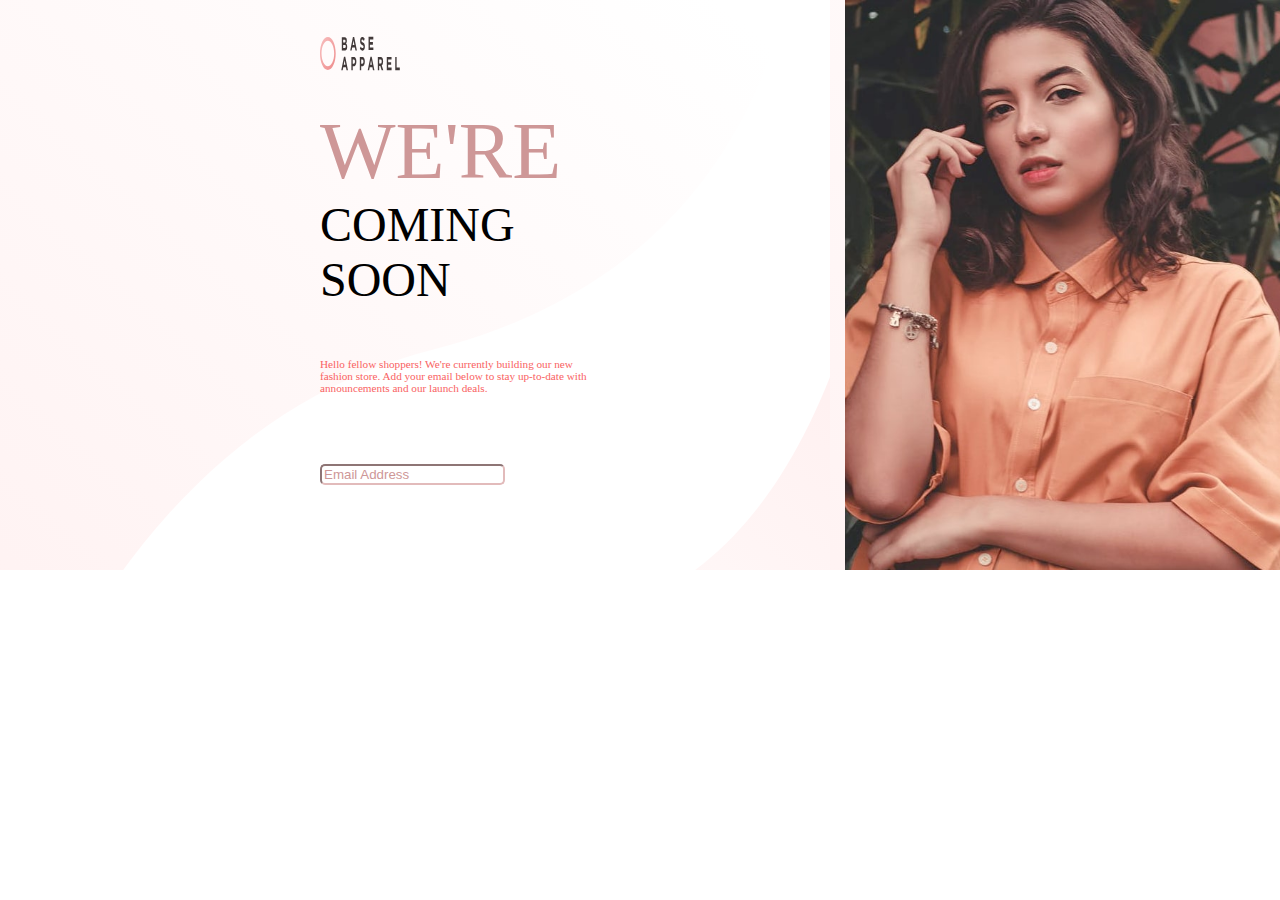
<file: base appearal/index.html>
<!DOCTYPE html>
<html lang="en">
<head>
  <meta charset="UTF-8">
  <meta name="viewport" content="width=device-width, initial-scale=1.0"> <!-- displays site properly based on user's device -->

  <title>Frontend Mentor | Fylo data storage component</title>
    
  <!-- Feel free to remove these styles or customise in your own stylesheet 👍 -->
  <style type="text/css">
  @import url(https://fonts.google.com/specimen/Josefin+Sans);
  
  .container{
  
    font-family: Josefin Sans;
    display: grid;
    grid-template-columns:25% 1.5fr 1fr;
    grid-template-rows:1fr auto auto 1fr 1fr 1fr;
    text-align:left ;
    background-image: url("bg-pattern-desktop.svg");
      }
      body{
        margin: 0;
        padding: 0;
      }
  .img{
    display:grid;
    grid-area: 1/3/7/3;
  }
  .box1{
    grid-area:1/1/7/1; 
    
  }
  
  .logo{
    display: grid;
    justify-content:left;
    align-items:center;
  }
  .we {
    margin: 0;
    padding: 0;
    color:  hsl(0, 36%, 70%);
    font-size: 500%;
    text-transform: uppercase;
       }
   .coming{
    margin: 0;
    padding: 0;
    color: black;
    text-transform: uppercase;
    font-size: 300%;
    
     
  }   
   div{
  
    padding: 0;
    margin: 0;  
   }
   .lcontent{
    color: hsl(0, 93%, 68%);
    font-size: 70%;
    font-weight: 100;
         }
         p{
          padding: 0;
          margin: 0;
         }
         input{
          border-radius: 5px;
          border-color:  hsl(0, 40%, 81%);
          color: hsl(0, 36%, 70%) ;
          }
  </style>
</head>
<body>
<div class="container">
<div class="box1"></div>
    <div class="logo">
    <img src="logo.svg" alt="logo" width="80px" height="35px">
  </div>
  <div class = "img"  >
  <img src="hero-desktop.jpg" alt="pic" height="570px">
</div>
  <div class="we">
    We're
  </div>
    <div class="coming">coming</div>
    <div class="coming"> soon</div>  
    <div class ="lcontent">
      <p> Hello fellow shoppers! We're currently building our new </p><p>fashion store.
    Add your email below to stay up-to-date with</p> <p> announcements and our launch deals.</p>
    </div>
    <div>
    <input  type="email" value="Email Address" >
    
  </div>
    
</div>
  
</body>
</html>
</file>
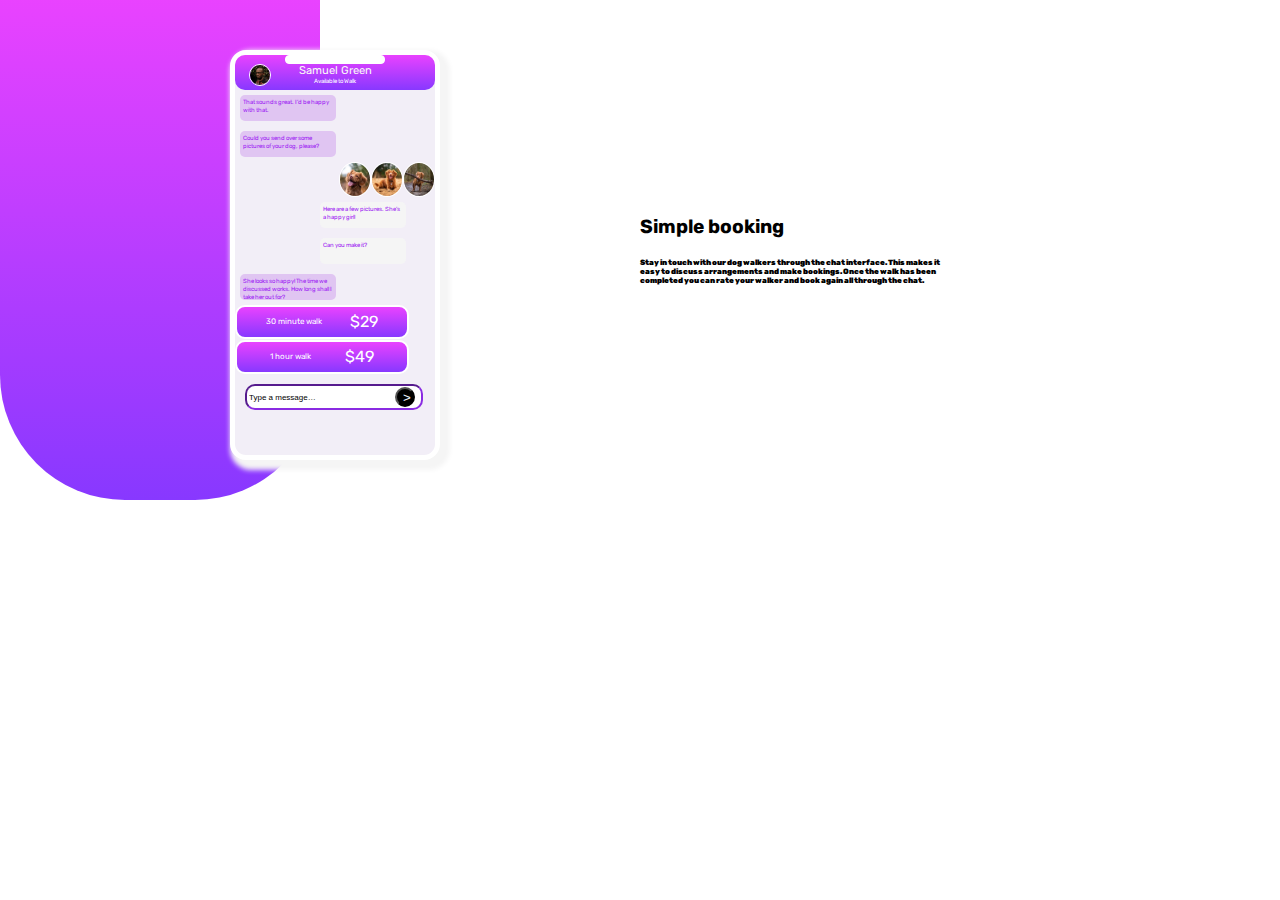
<file: chat app/index.html>
<!DOCTYPE html>
<html lang="en">
<head>
  <meta charset="UTF-8">
  <meta name="viewport" content="width=device-width, initial-scale=1.0"> <!-- displays site properly based on user's device -->

  <link rel="icon" type="image/png" sizes="32x32" href="./images/favicon-32x32.png">
  
  <title>Simple booking</title>

  <!-- Feel free to remove these styles or customise in your own stylesheet 👍 -->
  <style type="text/css"> 
   @import url('https://fonts.googleapis.com/css2?family=Rubik:wght@600&display=swap');
   /* .attribution { font-size: 11px; text-align: center; }
    .attribution a { color: hsl(228, 45%, 44%); }
  */
  body{
    font-family:'Rubik', sans-serif;
    background-color: white ;
  padding: 0;
  margin: 0;
  }
  #column{
   
    display: grid;
    grid-template-columns: 1fr 1fr 1fr 1fr ;
    grid-template-rows: repeat(2  1fr);
    grid-area: 1/2/2/2;
  }
  #box{
    height: 500px;
    width: 100%;
    border-bottom-left-radius: 125px;
    border-bottom-right-radius: 125px;
    background:linear-gradient(hsl(293, 100%, 63%),hsl(264, 100%, 61%));
  }
  img{
  border-radius:50%;
  border: 1px solid white;
}
  .panel{
    position: absolute;
    left: 230px;
    top: 50px;
    height: 400px;
    width: 200px;
    border: 5px solid white;
    box-shadow: 5px 5px 5px 5px whitesmoke;
    border-radius: 16px;
    background-color:hsl(270, 36%, 95%);
    display: grid;
    grid-template-rows: repeat(11, 1fr);  }
 
  #h1{height:35px;
    width:200px;
    background: linear-gradient(hsl(293, 100%, 63%),hsl(264, 100%, 61%));
    border-radius: 10px;
    display: grid;
    grid-template-columns: 1fr 2fr 1fr;
    grid-template-rows: 1fr 1fr;
    text-align:center;
  }
  .h1box{ 
        border: 1px solid white;
        background-color:white;
        border-radius: 4px;
    
    }
  .box3{
    height: 20px;
    width: 90px;
    background-color: hsl(276, 63%, 86%);
    border-radius: 5px;
    font-size: 30%;
    color:hsl(276, 89%, 52%);
    padding: 3px;
    margin: 5px;
    text-align: left;
  }
   
.box2{
 position: relative;
    left: 80px;
    height: 20px;
    width: 80px;
    background-color: whitesmoke;
    border-radius: 5px;
    font-size: 30%;
    color:hsl(276, 89%, 52%);
    padding: 3px;
    margin: 5px;
    text-align: left;
}
p{
  margin: 0;
  padding: 0;
}
.last1{
  height: 30px;
  width: 170px;
  border: 2px solid white;
  background:linear-gradient(hsl(293, 100%, 63%),hsl(264, 100%, 61%));
  border-radius: 10px;
  color: white;
  
  display: flex;
  justify-content:space-evenly;
  align-items: center;
  ;
}
input{
  border-color: blueviolet;
  border-radius: 10px;
  height: 20px;
  width: 170px;
  margin:10px;
  font-size: 50%;
  }

#strt{
display: flex;
justify-content: end;}

#loc{
  display: flex;
justify-content:start;
align-items:center;
font-weight: bold;
font-size: 120%;
}
  button{
    background-color: black;
    color: aliceblue;
    width: 20px;
    height: 20px;
    border-radius: 50%;
    transform: translate( 160px ,-33px);
  }
</style>
</head>
<body>
<div id = "column">
  <div id="box"></div>
  
  <div class="panel">
    <div id ="h1" >
      <div>   </div>
    <div class="h1box" ></div>
    <div></div>
    <div >
      <img src="images/avatar.jpg " alt="avtar" height="20px"  ></div>
      <div style="color: rgb(249, 248, 248);text-align: center;font-size: 70%;">Samuel Green
      <p style="color: white; font-size: 50%;text-align: center;">Available to Walk </p></div>  
    </div>  
    
    <div class="box3">
      That sounds great. I’d be happy with that.
    </div>

    <div class="box3">  
      Could you send over some pictures of your dog, please?
    </div>
    <div id="strt">
      <img src="images/dog-image-1.jpg " alt="" width="30px">
      <img src="images/dog-image-2.jpg" alt="" width="30px">
      <img src="images/dog-image-3.jpg" alt="" width="30px">
    </div>
      <div class="box2">
      Here are a few pictures. She’s a happy girl!
    </div>
    <div class="box2">
        Can you make it?
    </div>
    <div class ="box3">
        She looks so happy! The time we discussed works. How long shall I take her out for?
    </div>
    
    <div class="last1">
        <div style="font-size: 50%;">30 minute walk </div>$29
        
    </div>
    <div class=" last1">  
        <div  class = "circle" style="font-size: 50%;">1 hour walk</div>
         $49
    
  </div>
        <input type="text" value =  "Type a message… ">
        <button>&#62 </button>
</div>
<div> </div>

<div id = "loc">
<p>Simple booking
<b style="display:block; font-size: 40%; padding-top: 20px;">
  Stay in touch with our dog walkers through the chat interface. This makes it easy to 
  discuss arrangements and make bookings. Once the walk has been completed you can rate 
  your walker and book again all through the chat.
</b></p>
</div></div></div>

  <div></div>
  <div></div>
</div>
    </div>
</body>
</html>
</file>
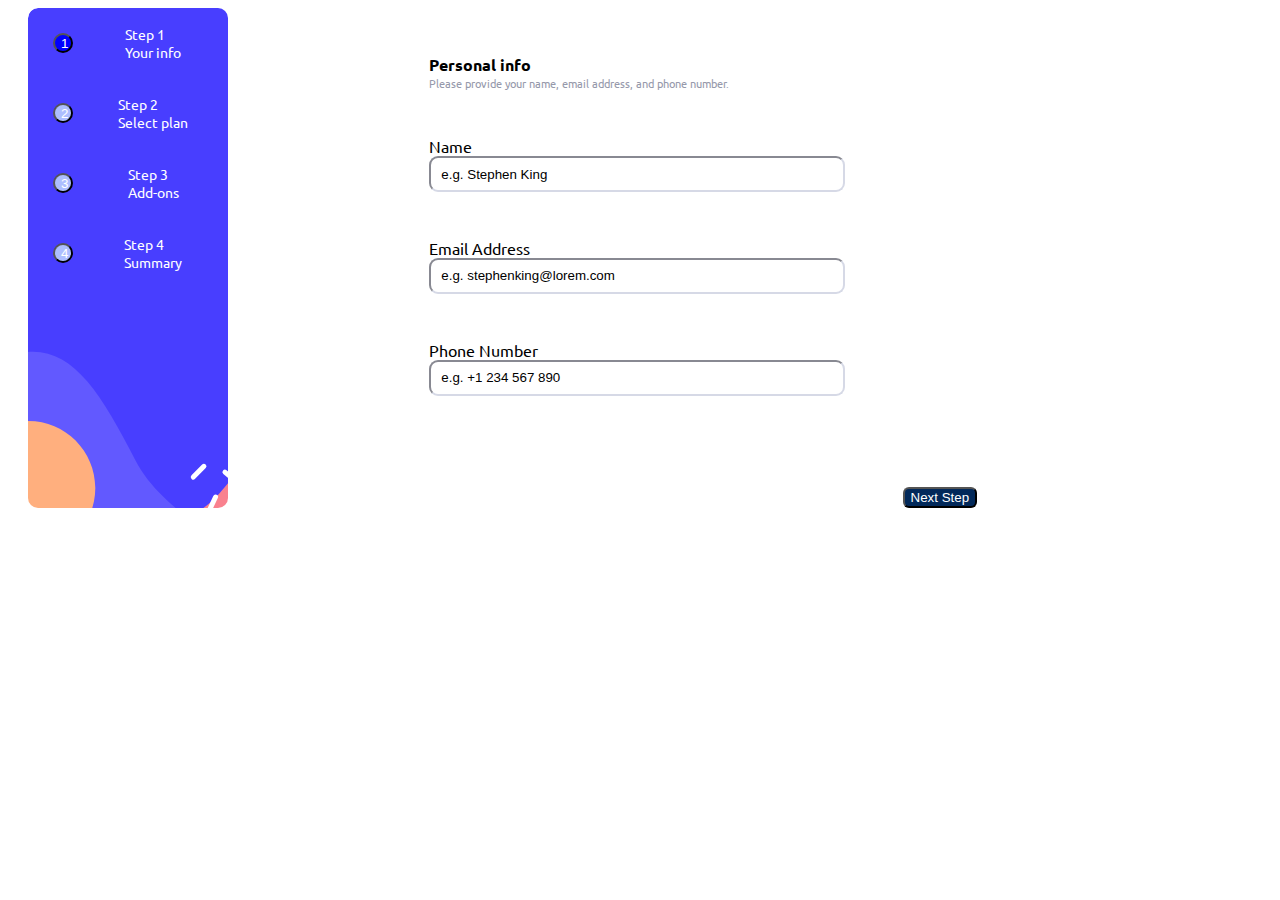
<file: multi step form/index.html>
<!DOCTYPE html>
<html lang="en">
<head>
  <meta charset="UTF-8">
  <meta name="viewport" content="width=device-width, initial-scale=1.0"> <!-- displays site properly based on user's device -->

  <link rel="icon" type="image/png" sizes="32x32" href="./assets/images/favicon-32x32.png">
 
  <link rel="stylesheet" href="indexstyle.css">
  <title>Frontend Mentor | Multi-step form</title>
  <!-- Feel free to remove these styles or customise in your own stylesheet 👍 -->
  <style type="text/css">
    /*.attribution { font-size: 11px; text-align: center; }
    .attribution a { color: hsl(228, 45%, 44%); }*/
  
</style>
</head>
<body>
 <!-- Sidebar start -->
 
  <div id="box">

      <div class="balign" >
        <button style="background-color: blue;" class="circle">1</button></div>
      <div class="balign">Step 1
      <br>Your info</div>
  
      <div class=" balign">
      <button class="circle">2</button>  
      </div>
    
      <div class="balign">Step 2 <br>
      Select plan</div>
 
      <div class="balign">
      <button class="circle">3</button>
      </div>

      <div class = "balign">Step 3 <br>
      Add-ons</div>
   
      <div class="balign"> 
      <button class="circle">4</button>
      </div>
      <div class="balign">Step 4 <br>
      Summary</div> 
  </div>
  <!-- Sidebar end -->

  <!-- Step 1 start -->



<form id = "fbox" action="index2.html">
  <div id="pi">Personal info</div>
  <div id="secline">Please provide your name, email address, and phone number.</div>
   <div><label class= "nam" >Name</label>
  <input class="in1" type="text" onfocus="this.value=''" value="e.g. Stephen King">
</div>
  <div><label class="nam">Email Address</label>  
  <input class="in1" type="email" onfocus="this.value=''"value="e.g. stephenking@lorem.com"></div>
  <div><label class="nam">Phone Number</label>  
  <input class="in1" type=" text" onfocus="this.value=''"value="e.g. +1 234 567 890"></div>
  <button id="next">Next Step</button>
</form>  


  <!--Total (per month/year)

  Go Back
  Confirm
  Finishing up
  Double-check everything looks OK before confirming.

   Dynamically add subscription and add-on selections here -->



  <!-- Step 5 start 

  Thank you!

  Thanks for confirming your subscription! We hope you have fun 
  using our platform. If you ever need support, please feel free 
  to email us at support@loremgaming.com.

  Step 5 end -->

  
<!--  <div class="attribution">
    Challenge by <a href="https://www.frontendmentor.io?ref=challenge" target="_blank">Frontend Mentor</a>. 
    Coded by <a href="#">Your Name Here</a>.
  </div>-->
</body>
</html>
</file>
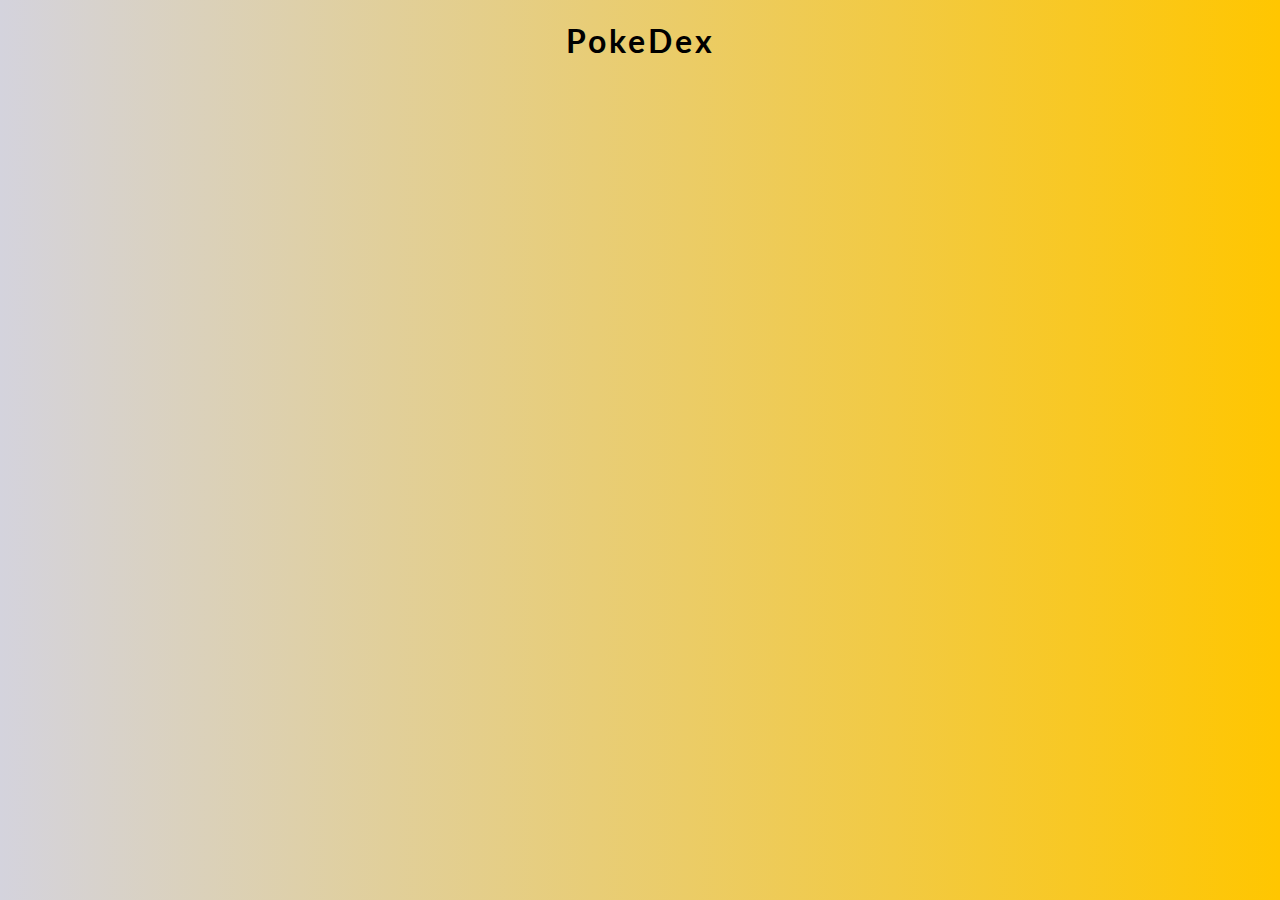
<file: project API/index.html>
<!DOCTYPE html>
<html lang="en">
<head>
    <meta charset="UTF-8">
    <meta name="viewport" content="width=device-width, initial-scale=1.0">
    <title>PokeDex</title>
    <link rel="stylesheet" href="style.css">
</head>
<body>
    <h1>PokeDex</h1>
    <div id="poke_container" class="poke-container"></div>
    <script src="main.js"></script>
</body>
</html>
</file>
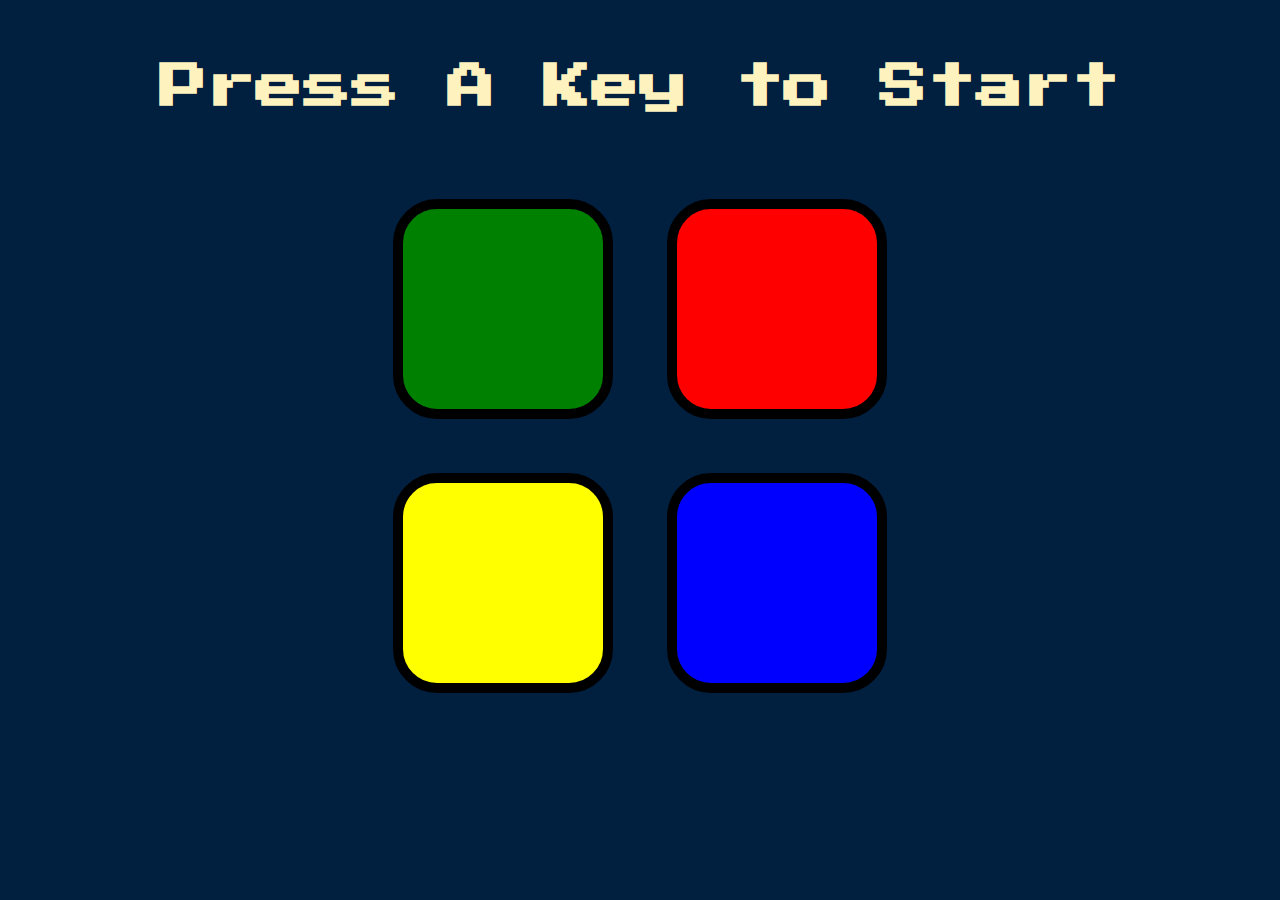
<file: Simon Game Challenge Step 9 Answer/index.html>
<!DOCTYPE html>
<html lang="en" dir="ltr">

<head>
  <meta charset="utf-8">
  <title>Simon</title>
  <link rel="stylesheet" href="styles.css">
  <link href="https://fonts.googleapis.com/css?family=Press+Start+2P" rel="stylesheet">
</head>

<body>
  <h1 id="level-title">Press A Key to Start</h1>
  <div class="container">
    <div lass="row">

      <div type="button" id="green" class="btn green">

      </div>

      <div type="button" id="red" class="btn red">

      </div>
    </div>

    <div class="row">

      <div type="button" id="yellow" class="btn yellow">

      </div>
      <div type="button" id="blue" class="btn blue">

      </div>

    </div>

  </div>

  <script src="https://ajax.googleapis.com/ajax/libs/jquery/3.3.1/jquery.min.js"></script>
  <script src="game.js" charset="utf-8"></script>

</body>

</html>
</file>
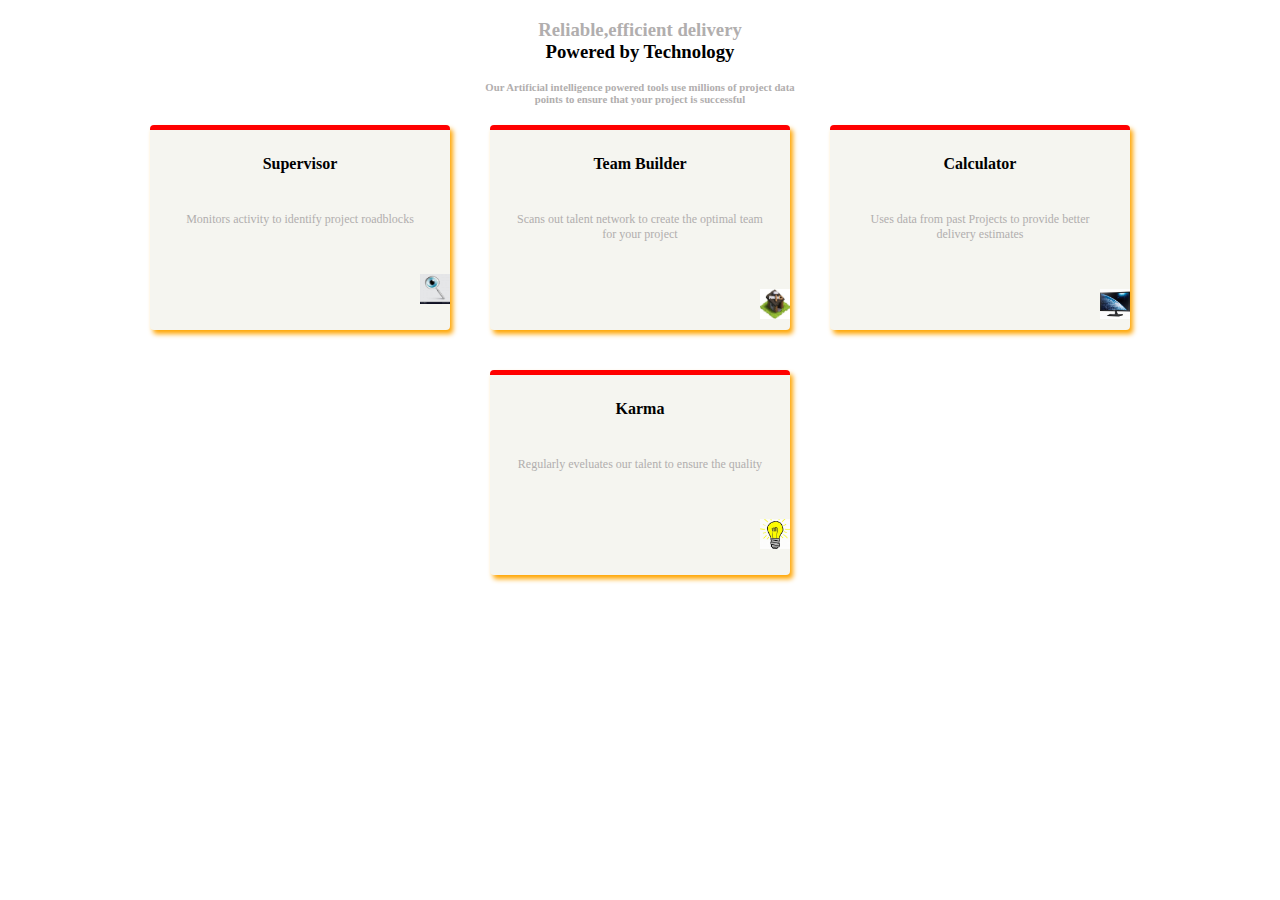
<file: projectmousam2 refined.html>
<!DOCTYPE html>
<html lang="en">
<head>
    <meta charset="UTF-8">
    <meta name="viewport" content="width=device-width, initial-scale=1.0">
    <title>Mousam flex</title>
   <link rel="stylesheet" href="style.css">
<style>
   .box{
    width :300px;
    height: 200px;
    margin: 20px;
    background-color: rgb(245, 245, 240);
    border-radius: 4px;
    display: flex;
    flex-direction: column;
}   

.eye{
align-self: flex-end;

}

.container
{ 
    display:flex;
    flex-wrap: wrap;
    justify-content: center;

    }
        </style>
</head>

<body>
    <header >
      
        <h3 id="head">Reliable,efficient delivery</h3>
        <h3 id="head2"> Powered by Technology</h3>
        <h6>Our Artificial intelligence powered tools use millions of project data</h6>
        <h6>points to ensure that your project is successful</h6>
    </header>
<div class = container>
    <div class="box b1">
        <p><b>Supervisor</b></p>
        <p class="head1">Monitors activity to identify project roadblocks</p>
        <img class="eye" src="eye1.jpg" alt="eye" width="30px" height="30px">
    </div>
    <div class="box b2">
        <p><b>Team Builder</b></p>
        <p class=" head1">Scans out talent network to create the optimal team for your project</p>
        <img class="eye" src="hut.jpg" alt="hut" width="30px" height="30px">
    </div>
    
    <div class="box b3">
        <p><b> Calculator</b></p>
        <p class=" head1">Uses data from past Projects to provide better delivery estimates</p>
        <img class="eye" src="screen.jpg" alt="screen" width="30px" height="30px">
    </div>
    <div class="box b4">
        <p><b>Karma</b></p>
        <p class = head1> Regularly eveluates our talent to ensure the quality</p>
        <img  class="eye" src="bulb.jpg" alt="bulb" width="30px" height="30px">
        </div>
        
    </div>
</body>
</html>
</file>
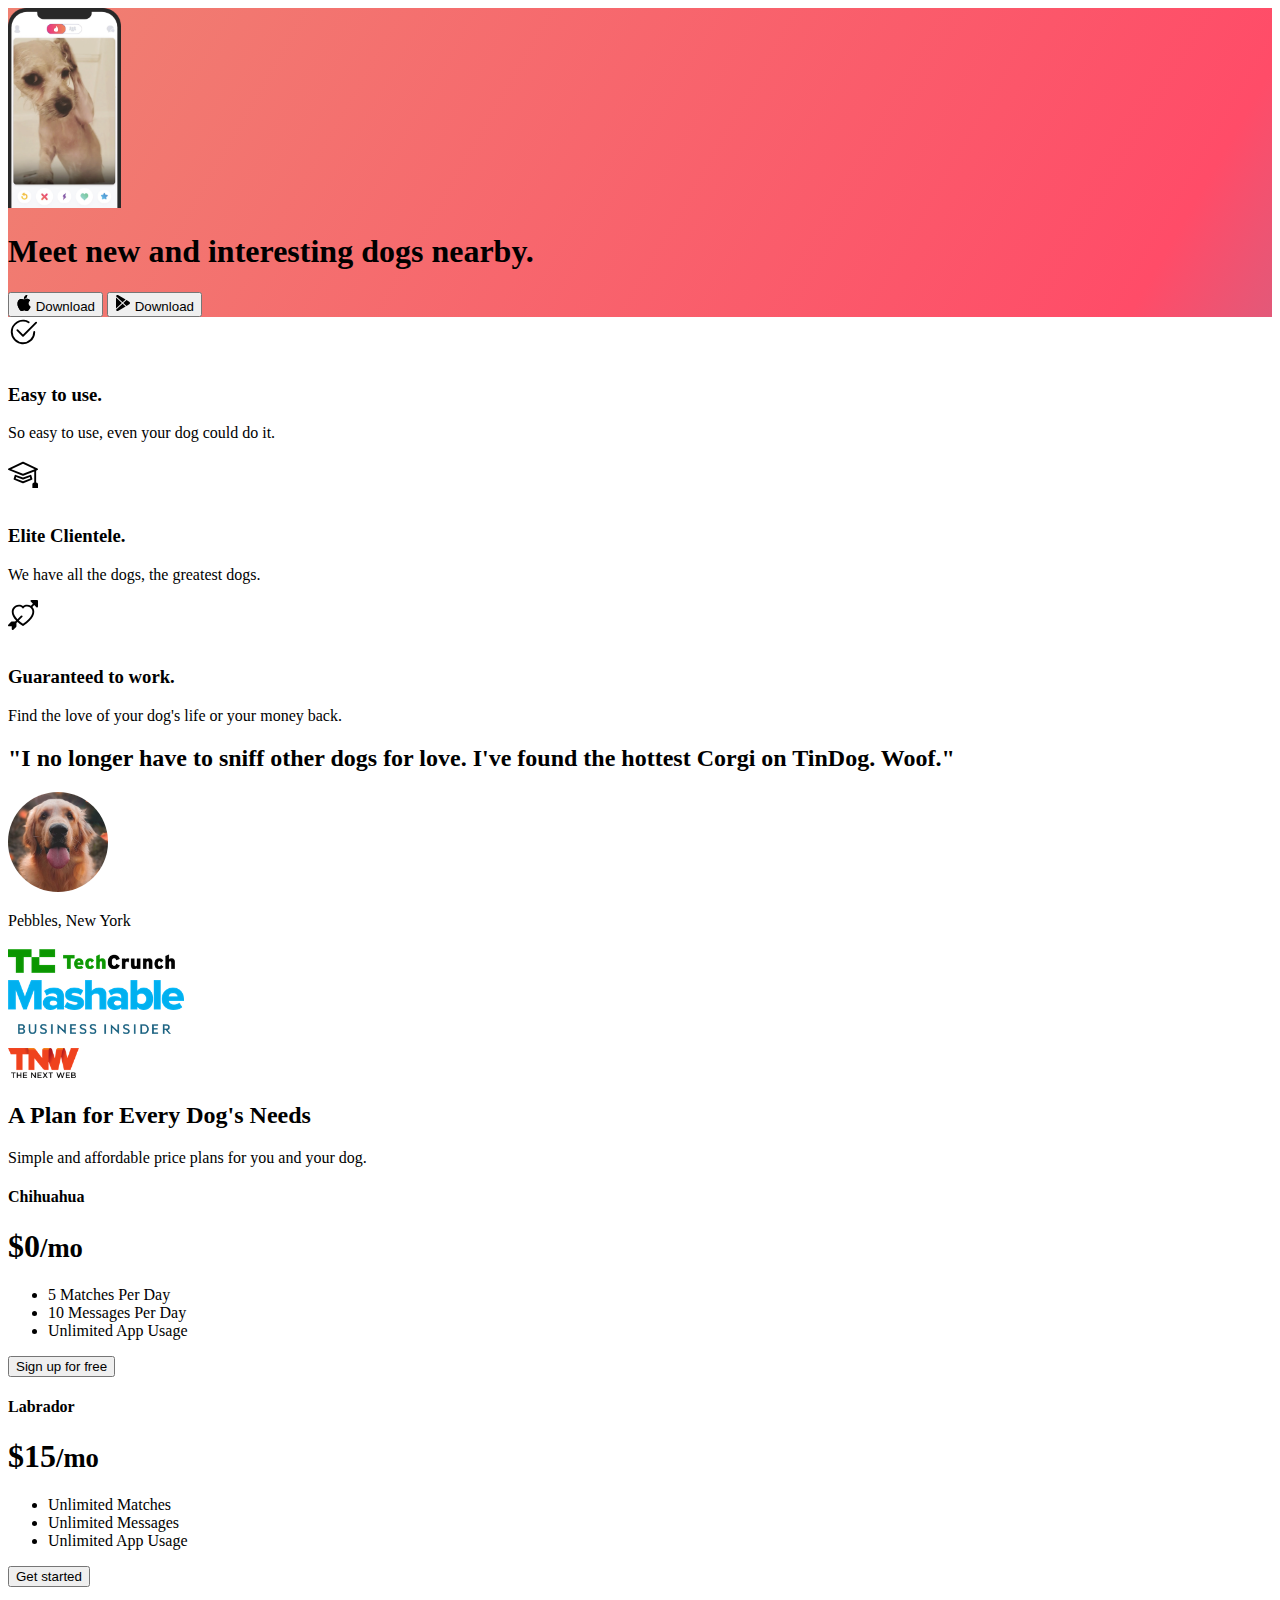
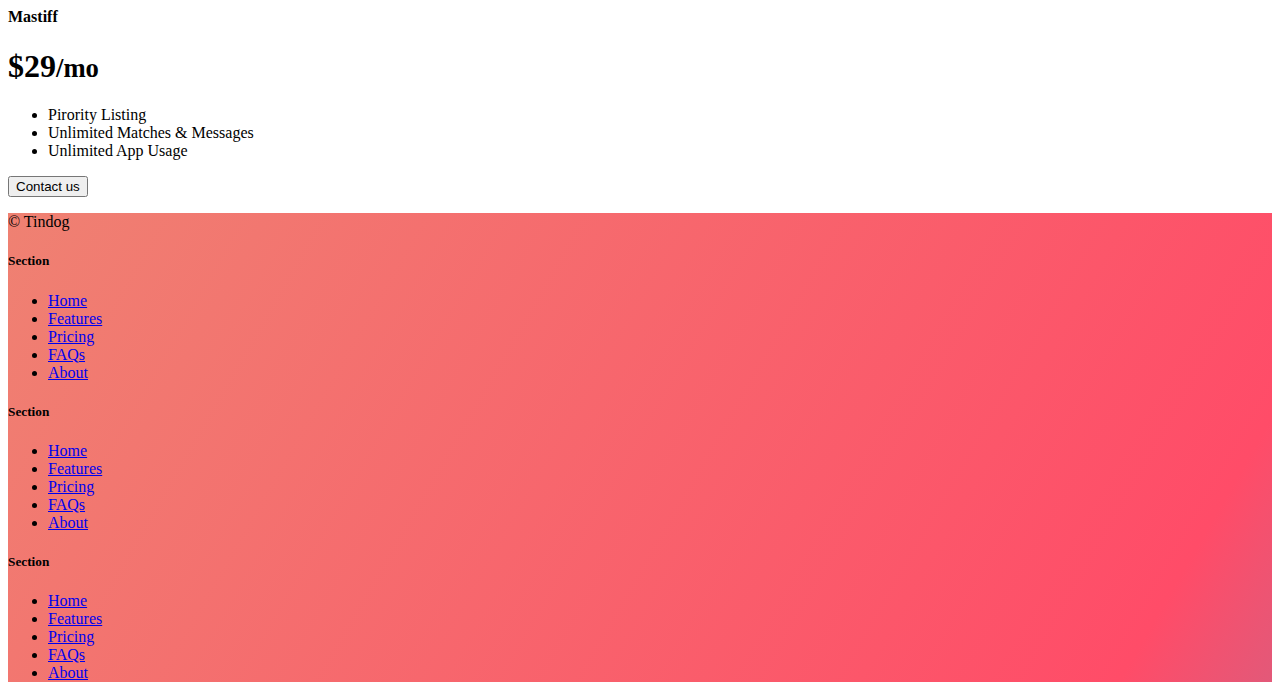
<file: 11.3 TinDog Project/solution.html>
<!DOCTYPE html>
<html lang="en">

<head>
  <meta charset="UTF-8">
  <meta name="viewport" content="width=device-width, initial-scale=1.0">
  <title>TinDog</title>
  <link href="https://cdn.jsdelivr.net/npm/bootstrap@5.3.0-alpha3/dist/css/bootstrap.min.css" rel="stylesheet"
    integrity="sha384-KK94CHFLLe+nY2dmCWGMq91rCGa5gtU4mk92HdvYe+M/SXH301p5ILy+dN9+nJOZ" crossorigin="anonymous">
  <link rel="stylesheet" href="./css/solution.css">
</head>

<body>


  <!-- Title -->
  <section id="title" class="gradient-background">

    <div class="container col-xxl-8 px-4 pt-5">
      <div class="row flex-lg-row-reverse align-items-center g-5 pt-5">
        <div class="col-10 col-sm-8 col-lg-6">
          <img src="./images/iphone.png" class="d-block mx-lg-auto img-fluid" alt="Bootstrap Themes" height="200"
            loading="lazy">
        </div>
        <div class="col-lg-6">
          <h1 class="display-5 fw-bold text-body-emphasis lh-1 mb-3">Meet new and interesting dogs nearby.</h1>

          <div class="d-grid gap-2 d-md-flex justify-content-md-start">
            <button type="button" class="btn btn-light btn-lg px-4 me-md-2"><svg xmlns="http://www.w3.org/2000/svg"
                width="16" height="16" fill="currentColor" class="bi bi-apple mb-1" viewBox="0 0 16 16">
                <path
                  d="M11.182.008C11.148-.03 9.923.023 8.857 1.18c-1.066 1.156-.902 2.482-.878 2.516.024.034 1.52.087 2.475-1.258.955-1.345.762-2.391.728-2.43Zm3.314 11.733c-.048-.096-2.325-1.234-2.113-3.422.212-2.189 1.675-2.789 1.698-2.854.023-.065-.597-.79-1.254-1.157a3.692 3.692 0 0 0-1.563-.434c-.108-.003-.483-.095-1.254.116-.508.139-1.653.589-1.968.607-.316.018-1.256-.522-2.267-.665-.647-.125-1.333.131-1.824.328-.49.196-1.422.754-2.074 2.237-.652 1.482-.311 3.83-.067 4.56.244.729.625 1.924 1.273 2.796.576.984 1.34 1.667 1.659 1.899.319.232 1.219.386 1.843.067.502-.308 1.408-.485 1.766-.472.357.013 1.061.154 1.782.539.571.197 1.111.115 1.652-.105.541-.221 1.324-1.059 2.238-2.758.347-.79.505-1.217.473-1.282Z" />
                <path
                  d="M11.182.008C11.148-.03 9.923.023 8.857 1.18c-1.066 1.156-.902 2.482-.878 2.516.024.034 1.52.087 2.475-1.258.955-1.345.762-2.391.728-2.43Zm3.314 11.733c-.048-.096-2.325-1.234-2.113-3.422.212-2.189 1.675-2.789 1.698-2.854.023-.065-.597-.79-1.254-1.157a3.692 3.692 0 0 0-1.563-.434c-.108-.003-.483-.095-1.254.116-.508.139-1.653.589-1.968.607-.316.018-1.256-.522-2.267-.665-.647-.125-1.333.131-1.824.328-.49.196-1.422.754-2.074 2.237-.652 1.482-.311 3.83-.067 4.56.244.729.625 1.924 1.273 2.796.576.984 1.34 1.667 1.659 1.899.319.232 1.219.386 1.843.067.502-.308 1.408-.485 1.766-.472.357.013 1.061.154 1.782.539.571.197 1.111.115 1.652-.105.541-.221 1.324-1.059 2.238-2.758.347-.79.505-1.217.473-1.282Z" />
              </svg> Download</button>
            <button type="button" class="btn btn-outline-light btn-lg px-4"><svg xmlns="http://www.w3.org/2000/svg"
                width="16" height="16" fill="currentColor" class="bi bi-google-play mb-1" viewBox="0 0 16 16">
                <path
                  d="M14.222 9.374c1.037-.61 1.037-2.137 0-2.748L11.528 5.04 8.32 8l3.207 2.96 2.694-1.586Zm-3.595 2.116L7.583 8.68 1.03 14.73c.201 1.029 1.36 1.61 2.303 1.055l7.294-4.295ZM1 13.396V2.603L6.846 8 1 13.396ZM1.03 1.27l6.553 6.05 3.044-2.81L3.333.215C2.39-.341 1.231.24 1.03 1.27Z" />
              </svg> Download</button>
          </div>
        </div>
      </div>
    </div>
  </section>
  <!-- Features -->
  <section id="features">
    <div class="container mt-5">
      <div class="row g-4 py-5 row-cols-1 row-cols-lg-3">
        <div class="col d-flex align-items-start">
          <div
            class="icon-square text-body-emphasis bg-body-secondary d-inline-flex align-items-center justify-content-center fs-4 flex-shrink-0 me-3">
            <svg xmlns="http://www.w3.org/2000/svg" height="30" fill="currentColor" class="bi bi-check2-circle"
              viewBox="0 0 16 16">
              <path
                d="M2.5 8a5.5 5.5 0 0 1 8.25-4.764.5.5 0 0 0 .5-.866A6.5 6.5 0 1 0 14.5 8a.5.5 0 0 0-1 0 5.5 5.5 0 1 1-11 0z" />
              <path
                d="M15.354 3.354a.5.5 0 0 0-.708-.708L8 9.293 5.354 6.646a.5.5 0 1 0-.708.708l3 3a.5.5 0 0 0 .708 0l7-7z" />
            </svg>
          </div>
          <div>
            <h3 class="fs-2">Easy to use.</h3>
            <p>So easy to use, even your dog could do it.</p>

          </div>
        </div>
        <div class="col d-flex align-items-start">
          <div
            class="icon-square text-body-emphasis bg-body-secondary d-inline-flex align-items-center justify-content-center fs-4 flex-shrink-0 me-3">
            <svg xmlns="http://www.w3.org/2000/svg" height="30" fill="currentColor" class="bi bi-mortarboard"
              viewBox="0 0 16 16">
              <path
                d="M8.211 2.047a.5.5 0 0 0-.422 0l-7.5 3.5a.5.5 0 0 0 .025.917l7.5 3a.5.5 0 0 0 .372 0L14 7.14V13a1 1 0 0 0-1 1v2h3v-2a1 1 0 0 0-1-1V6.739l.686-.275a.5.5 0 0 0 .025-.917l-7.5-3.5ZM8 8.46 1.758 5.965 8 3.052l6.242 2.913L8 8.46Z" />
              <path
                d="M4.176 9.032a.5.5 0 0 0-.656.327l-.5 1.7a.5.5 0 0 0 .294.605l4.5 1.8a.5.5 0 0 0 .372 0l4.5-1.8a.5.5 0 0 0 .294-.605l-.5-1.7a.5.5 0 0 0-.656-.327L8 10.466 4.176 9.032Zm-.068 1.873.22-.748 3.496 1.311a.5.5 0 0 0 .352 0l3.496-1.311.22.748L8 12.46l-3.892-1.556Z" />
            </svg>
          </div>
          <div>
            <h3 class="fs-2">Elite Clientele.</h3>
            <p>We have all the dogs, the greatest dogs.</p>

          </div>
        </div>
        <div class="col d-flex align-items-start">
          <div
            class="icon-square text-body-emphasis bg-body-secondary d-inline-flex align-items-center justify-content-center fs-4 flex-shrink-0 me-3">
            <svg xmlns="http://www.w3.org/2000/svg" height="30" fill="currentColor" class="bi bi-arrow-through-heart"
              viewBox="0 0 16 16">
              <path fill-rule="evenodd"
                d="M2.854 15.854A.5.5 0 0 1 2 15.5V14H.5a.5.5 0 0 1-.354-.854l1.5-1.5A.5.5 0 0 1 2 11.5h1.793l.53-.53c-.771-.802-1.328-1.58-1.704-2.32-.798-1.575-.775-2.996-.213-4.092C3.426 2.565 6.18 1.809 8 3.233c1.25-.98 2.944-.928 4.212-.152L13.292 2 12.147.854A.5.5 0 0 1 12.5 0h3a.5.5 0 0 1 .5.5v3a.5.5 0 0 1-.854.354L14 2.707l-1.006 1.006c.236.248.44.531.6.845.562 1.096.585 2.517-.213 4.092-.793 1.563-2.395 3.288-5.105 5.08L8 13.912l-.276-.182a21.86 21.86 0 0 1-2.685-2.062l-.539.54V14a.5.5 0 0 1-.146.354l-1.5 1.5Zm2.893-4.894A20.419 20.419 0 0 0 8 12.71c2.456-1.666 3.827-3.207 4.489-4.512.679-1.34.607-2.42.215-3.185-.817-1.595-3.087-2.054-4.346-.761L8 4.62l-.358-.368c-1.259-1.293-3.53-.834-4.346.761-.392.766-.464 1.845.215 3.185.323.636.815 1.33 1.519 2.065l1.866-1.867a.5.5 0 1 1 .708.708L5.747 10.96Z" />
            </svg>
          </div>
          <div>
            <h3 class="fs-2">Guaranteed to work.</h3>
            <p>Find the love of your dog's life or your money back.</p>

          </div>
        </div>
      </div>
    </div>
  </section>
  <!-- Testimonial -->
  <section id="testimonial">
    <div class="my-5">
      <div class="p-5 text-center bg-body-tertiary">
        <div class="container py-5">
          <h2 class="text-body-emphasis">"I no longer have to sniff other dogs for love. I've found the hottest Corgi on
            TinDog. Woof."</h2>
          <img class="profile-img mt-5" src="./images/dog-img.jpg" alt="dog image">
          <p class="col-lg-8 mx-auto lead mt-2">
            Pebbles, New York
          </p>
        </div>

        <div class="container">
          <div class="row">
            <div class="col-lg-3 col-sm-12">
              <img src="./images/techcrunch.png" alt="techcrunch" height="30">
            </div>
            <div class="col-lg-3 col-sm-12">
              <img src="./images/mashable.png" alt="mashable" height="30">
            </div>
            <div class="col-lg-3 col-sm-12">
              <img src="./images/bizinsider.png" alt="bizinsider" height="30">
            </div>
            <div class="col-lg-3 col-sm-12">
              <img src="./images/tnw.png" alt="tnw" height="30">
            </div>
          </div>
        </div>
      </div>
    </div>
  </section>
  <!-- Pricing -->
  <section id="pricing">
    <div class="container">
      <div class="pricing-header p-3 pb-md-4 mx-auto text-center">
        <h2 class="display-4 fw-normal">A Plan for Every Dog's Needs</h2>
        <p class="fs-5 text-body-secondary">Simple and affordable price plans for you and your dog.
      </div>
      <div class="row row-cols-1 row-cols-md-3 mb-3 text-center">
        <div class="col">
          <div class="card mb-4 rounded-3 shadow-sm">
            <div class="card-header py-3">
              <h4 class="my-0 fw-normal">Chihuahua</h4>
            </div>
            <div class="card-body">
              <h1 class="card-title pricing-card-title">$0<small class="text-body-secondary fw-light">/mo</small></h1>
              <ul class="list-unstyled mt-3 mb-4">
                <li>5 Matches Per Day</li>
                <li>10 Messages Per Day</li>
                <li>Unlimited App Usage</li>
              </ul>
              <button type="button" class="w-100 btn btn-lg btn-outline-dark">Sign up for free</button>
            </div>
          </div>
        </div>
        <div class="col">
          <div class="card mb-4 rounded-3 shadow-sm">
            <div class="card-header py-3">
              <h4 class="my-0 fw-normal">Labrador</h4>
            </div>
            <div class="card-body">
              <h1 class="card-title pricing-card-title">$15<small class="text-body-secondary fw-light">/mo</small></h1>
              <ul class="list-unstyled mt-3 mb-4">
                <li>Unlimited Matches</li>
                <li>Unlimited Messages</li>
                <li>Unlimited App Usage</li>
              </ul>
              <button type="button" class="w-100 btn btn-lg btn-dark">Get started</button>
            </div>
          </div>
        </div>
        <div class="col">
          <div class="card mb-4 rounded-3 shadow-sm border-dark">
            <div class="card-header py-3 text-bg-dark border-dark">
              <h4 class="my-0 fw-normal">Mastiff</h4>
            </div>
            <div class="card-body">
              <h1 class="card-title pricing-card-title">$29<small class="text-body-secondary fw-light">/mo</small></h1>
              <ul class="list-unstyled mt-3 mb-4">
                <li>Pirority Listing</li>
                <li>Unlimited Matches & Messages</li>
                <li>Unlimited App Usage</li>
              </ul>
              <button type="button" class="w-100 btn btn-lg btn-dark">Contact us</button>
            </div>
          </div>
        </div>
      </div>
    </div>
  </section>
  <!-- Footer -->
  <section id="contact" class="gradient-background">
    <div class="container ">
      <footer class="row row-cols-1 row-cols-sm-2 row-cols-md-5 py-5 mt-5 border-top">
        <div class="col mb-3">

          <p class="text-body-secondary">© Tindog</p>
        </div>

        <div class="col mb-3">

        </div>

        <div class="col mb-3">
          <h5>Section</h5>
          <ul class="nav flex-column">
            <li class="nav-item mb-2"><a href="#" class="nav-link p-0 text-body-secondary">Home</a></li>
            <li class="nav-item mb-2"><a href="#" class="nav-link p-0 text-body-secondary">Features</a></li>
            <li class="nav-item mb-2"><a href="#" class="nav-link p-0 text-body-secondary">Pricing</a></li>
            <li class="nav-item mb-2"><a href="#" class="nav-link p-0 text-body-secondary">FAQs</a></li>
            <li class="nav-item mb-2"><a href="#" class="nav-link p-0 text-body-secondary">About</a></li>
          </ul>
        </div>

        <div class="col mb-3">
          <h5>Section</h5>
          <ul class="nav flex-column">
            <li class="nav-item mb-2"><a href="#" class="nav-link p-0 text-body-secondary">Home</a></li>
            <li class="nav-item mb-2"><a href="#" class="nav-link p-0 text-body-secondary">Features</a></li>
            <li class="nav-item mb-2"><a href="#" class="nav-link p-0 text-body-secondary">Pricing</a></li>
            <li class="nav-item mb-2"><a href="#" class="nav-link p-0 text-body-secondary">FAQs</a></li>
            <li class="nav-item mb-2"><a href="#" class="nav-link p-0 text-body-secondary">About</a></li>
          </ul>
        </div>

        <div class="col mb-3">
          <h5>Section</h5>
          <ul class="nav flex-column">
            <li class="nav-item mb-2"><a href="#" class="nav-link p-0 text-body-secondary">Home</a></li>
            <li class="nav-item mb-2"><a href="#" class="nav-link p-0 text-body-secondary">Features</a></li>
            <li class="nav-item mb-2"><a href="#" class="nav-link p-0 text-body-secondary">Pricing</a></li>
            <li class="nav-item mb-2"><a href="#" class="nav-link p-0 text-body-secondary">FAQs</a></li>
            <li class="nav-item mb-2"><a href="#" class="nav-link p-0 text-body-secondary">About</a></li>
          </ul>
        </div>
      </footer>
    </div>
  </section>
</body>

</html>
</file>
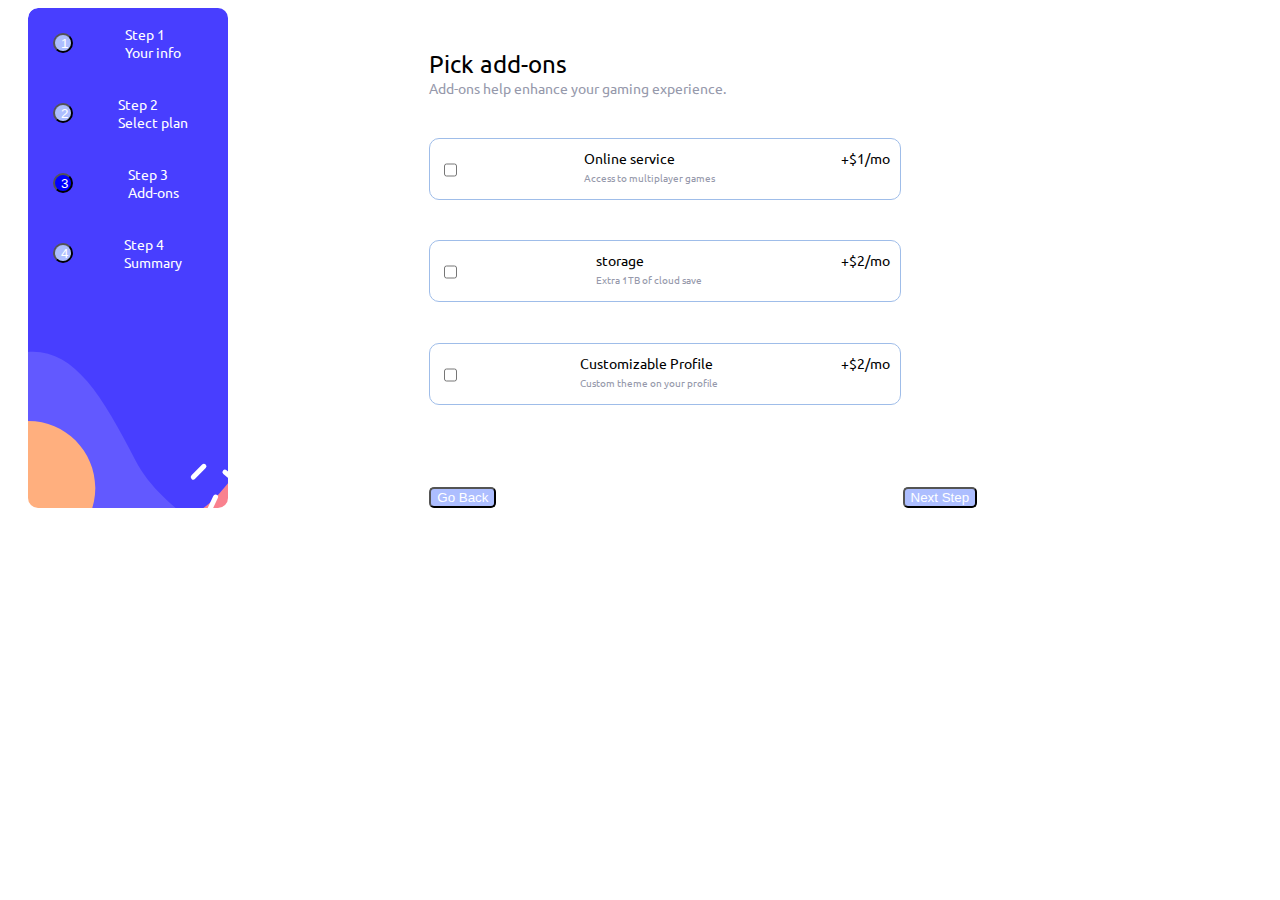
<file: multi step form/index3.html>
<!DOCTYPE html>
<html lang="en">
<head>
  <meta charset="UTF-8">
  <meta name="viewport" content="width=device-width, initial-scale=1.0"> <!-- displays site properly based on user's device -->

  <link rel="icon" type="image/png" sizes="32x32" href="./assets/images/favicon-32x32.png">
 
  <link rel="stylesheet" href="indexstyle.css">
  <title> Add Ons</title>
  <!-- Feel free to remove these styles or customise in your own stylesheet 👍 -->
  <style type="text/css">
    /*.attribution { font-size: 11px; text-align: center; }
    .attribution a { color: hsl(228, 45%, 44%); }*/
</style>
</head>
<body>
 <!-- Sidebar start -->
 
  <div id="box">

      <div class="balign"><button class="circle">1</button></div>
      <div class="balign">Step 1
      <br>Your info</div>
  
      <div class=" balign">
      <button class="circle">2</button>  
      </div>
    
      <div class="balign">Step 2 <br>
      Select plan</div>
 
      <div class="balign">
      <button class="circle" style="background-color: blue;">3</button>
      </div>

      <div class = "balign" >Step 3 <br>
      Add-ons</div>
   
      <div class="balign"> 
      <button class="circle">4</button>
      </div>
      <div class="balign">Step 4 <br>
      Summary</div> 
  </div>
<!--addons-->
  <div id = "break">  
    <div id = "s2flex">Pick add-ons</div>
    <div id="ssize">Add-ons help enhance your gaming experience.</div>

      <div class = "i4box">
        <input style="margin-top: 5px;padding: 0;margin-right: 0;" type="checkbox" name="" id="">
        <p>Online service<br><span class ="i3box"> Access to multiplayer games</span></p>
        <p>     +$1/mo</p>
    </div>

      <div class="i4box">
        <input style="margin-top: 5px;padding: 0;margin-right: 0;" type="checkbox" name="" id="">
        <p> storage <br><span class="i3box">
             Extra 1TB of cloud save </span></p>
        <p> +$2/mo </p></div>

    <div class="i4box">
        <input style="margin-top: 5px;padding: 0;margin-right: 0;" type="checkbox" name="" id="">
        <p>Customizable Profile <br><span class="i3box">
            Custom theme on your profile</span></p>
        <p>+$2/mo</p>
    </div>
<div id="space">
  <button type="button" onclick="window.location.href='index2.html'">Go Back</button>
  <button type="button" onclick="window.location.href='index5.html'">Next Step</button> 
</div>
</div>
</body>
</html>
</file>
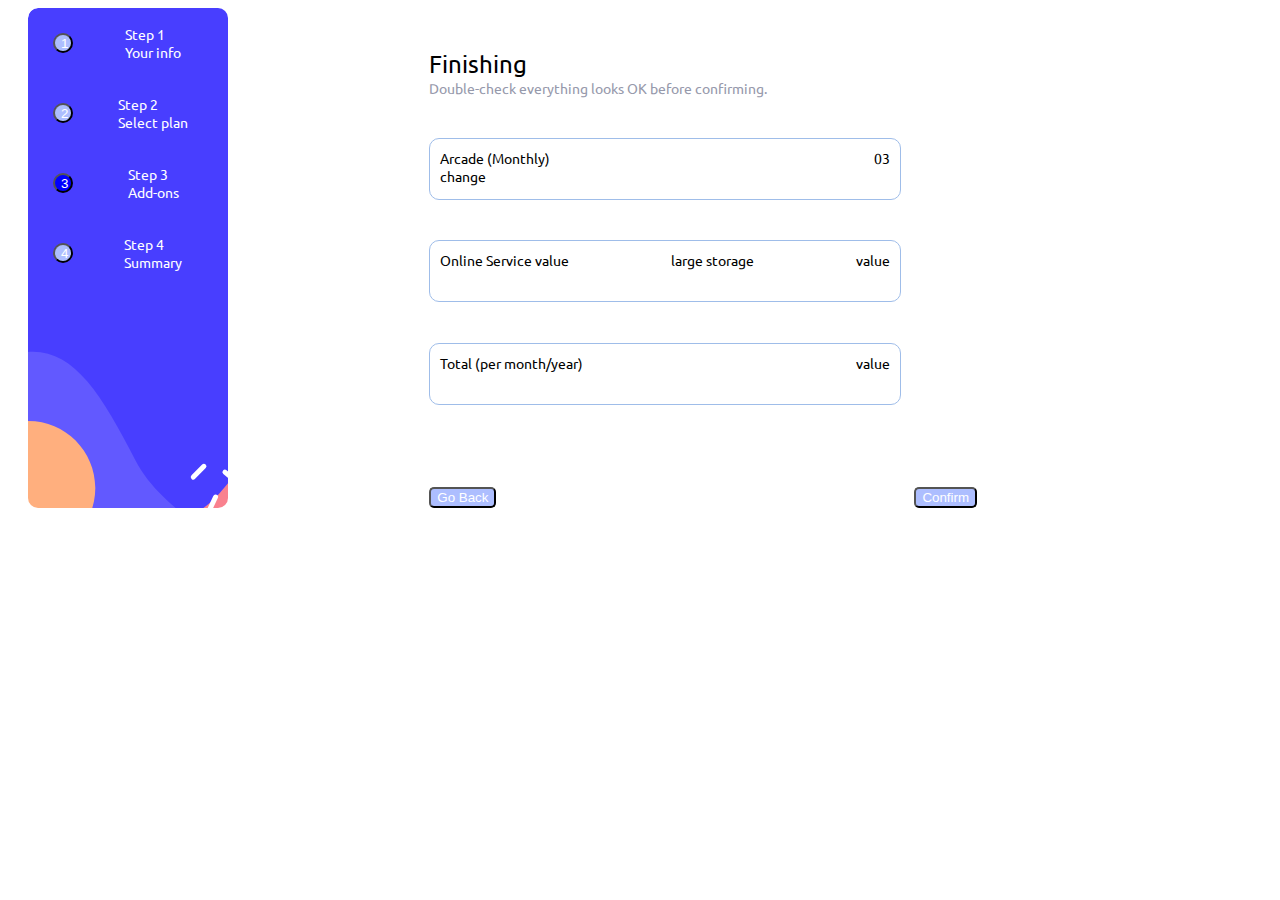
<file: multi step form/index5.html>
<!DOCTYPE html>
<html lang="en">
<head>
  <meta charset="UTF-8">
  <meta name="viewport" content="width=device-width, initial-scale=1.0"> <!-- displays site properly based on user's device -->

  <link rel="icon" type="image/png" sizes="32x32" href="./assets/images/favicon-32x32.png">
 
  <link rel="stylesheet" href="indexstyle.css">
  <title> Finishing</title>
  <!-- Feel free to remove these styles or customise in your own stylesheet 👍 -->
  <style type="text/css">
    /*.attribution { font-size: 11px; text-align: center; }
    .attribution a { color: hsl(228, 45%, 44%); }*/
</style>
</head>
<body>
 <!-- Sidebar start -->
 
  <div id="box">

      <div class="balign"><button class="circle">1</button></div>
      <div class="balign">Step 1
      <br>Your info</div>
  
      <div class=" balign">
      <button class="circle">2</button>  
      </div>
    
      <div class="balign">Step 2 <br>
      Select plan</div>
 
      <div class="balign">
      <button class="circle" style="background-color: blue;">3</button>
      </div>

      <div class = "balign" >Step 3 <br>
      Add-ons</div>
   
      <div class="balign"> 
      <button class="circle">4</button>
      </div>
      <div class="balign">Step 4 <br>
      Summary</div> 
  </div>    
  
<div id="break">
        <div id = "s2flex"> Finishing </div>
        <div id="ssize">Double-check everything looks OK before confirming.
</div>
      <div class = "i4box">
        <p>Arcade (Monthly) <br><span>change</span></p>
        <p id =" ret"> 03</p>
        </div>
        <div class="i4box">
            <p>Online Service <span> value</span></p>
            <p> large storage </p>
            <p>value</p>

        </div>
        <div class="i4box">
            <p>        Total (per month/year)
            </p>
            <p> value</p>
        </div>
      
<div id = "space">
  <button type="button" onclick="window.location.href'index3.html'">Go Back</button>
  <button type="button" >Confirm</button>
</div></div>
    
</body>
</html>
</file>
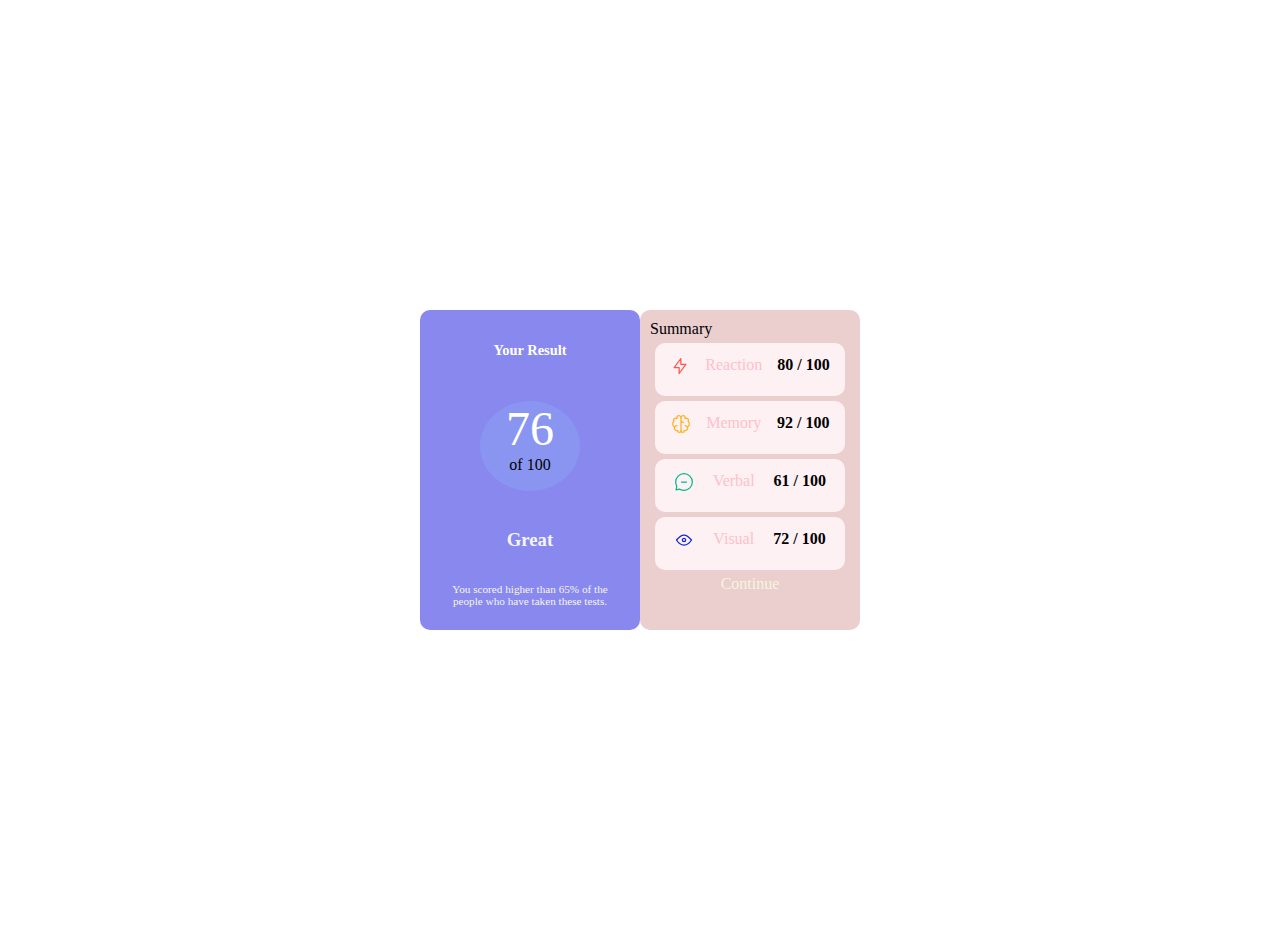
<file: result/result.html>
<!DOCTYPE html>
<html lang="en">
<head>
    <meta charset="UTF-8">
    <meta name="viewport" content="width=device-width, initial-scale=1.0">
    <title>Result</title>
    
    <link rel="stylesheet" href="style.css">
<style type="text/css">
    </style>

</head>
<body>
    <Div class="container">
        
        <div class="box " >
            <h2>Your Result</h2>
            <div class="circle">
     
               <p id="no">76</p>
                <p>of 100</p> 
            </div>
               <h3>Great</h3>
                <p id="hed">You scored higher than 65% of the people who have taken these tests.
                </p>
                
         </div> 
        <div class="box2">
            <p id="hed1">Summary</p>
            <div class="sbox1">
                <img src="icon-reaction.svg" alt="icon" height="20px" width="20px">
               <p> Reaction  </p> 
               <p><b>80 / 100</b></p>       
            </div>
            <div class="sbox1">
            <img src="icon-memory.svg" alt="icon" height="20px" width="20px">
              <p> Memory </p>
                <p><b> 92 / 100 </b></p>
            </div>
            <div class="sbox1">
              <img src="icon-verbal.svg" alt="icon" height="20px" width="20px">
              <p>Verbal </p><p><b> 61 / 100</b></p> 
            </div>
            <div class="sbox1">
              <img src="icon-visual.svg" alt="icon" height="20px" width="20px"> 
               <p>Visual </p><p><b>72 / 100 </b></p>
               </div>
       <p style="text-align: center; color: beige;">Continue</p>
            </div>
        </div>
        
   
        
      
    </div>
     
        
        
       
</body>
</html>
</file>
<file: multi step form/indexstyle.css>
@import url('https://fonts.googleapis.com/css2?family=Ubuntu:wght@500&display=swap');
 body {
  font-family: 'Ubuntu', sans-serif;; 
display: grid;
grid-template-columns: 1fr 1.3fr .7fr;
  }

  .circle{
    height: 20px;
    width: 20px;
    border-radius: 50%;
     }
  
#box{
background-image: url("assets/images/bg-sidebar-desktop.svg");
margin-left: 20px;
width: 200px;
height: 500px;
border-radius: 10px;
display: grid;
grid-template-rows: repeat(5, 70px);
grid-template-columns: 70px 110px;
font-size: 14px;
color: white;
} 
.balign{
display: flex;
justify-content: center;
align-items: center;
}
#fbox{
  display: grid;
  grid-template-rows: 1fr,;
}
#pi{
  color: black;
  font-weight: bold;
  display:flex;
align-items: end;
 }

 #secline{
font-size: 70%;
color:  hsl(231, 11%, 63%);
 }

.nam
{
  display: flex;
  align-items: end;
}

button{
  background-color:  hsl(228, 100%, 84%);
  color: hsl(0, 0%, 100%);
  border-radius: 5px;
 }
 .in1
 {
border-radius: 9px;
 padding-left: 10px;
 height: 30px;
width: 400px; 
 border-color: hsl(229, 24%, 87%);
 }
 #next{
 border-radius: 6px;
 background-color: 
 hsl(213, 96%, 18%);
  align-self: end;
   justify-self: end; 

  }
 button:hover{
      background-color: rgb(29, 29, 38);
     }
     #s2box{
        display: grid;
        grid-template-rows: 1fr 1fr 2fr .5fr 2fr;
    }
    #s2flex{
        display: flex;
        align-items: end;
        font-size: 150%;
    }
    
    #ssize
    {
        display: flex;
        font-size:90%;
        color: hsl(231, 11%, 63%);
        }
    
    #b2sec{
        display: flex;
        justify-content: space-between;
        } 
    .i2box{
        width: 90px;
        height: 110px;
        border-radius: 4px;
        border:2px solid  hsl(217, 100%, 97%);
    /*- Light gray: hsl(229, 24%, 87%)
    - Magnolia: hsl(217, 100%, 97%)
      */  display: flex;
        padding: 10px;
        flex-direction: column;
        justify-content: space-between;
    }
    
    .i3box{
        font-size:70%;
        color: hsl(231, 11%, 63%);
    
    }
    #frow{
        padding-top: 10px;
        background-color: hsl(217, 100%, 97%);
        text-align: center;
        }
    #space{
        display: flex;
        align-items: end;
        justify-content: space-between;
       
    }
    .i2box:hover{
        border-color: blue;
    }    
    p{
        padding: 0;
        margin: 0;
    }
    #break{
      display: grid;
      grid-template-rows: 1fr,;
  }
  .i4box{
      width: 450px;
      height:40px;
      border-radius: 10px;
      border: 1px solid  hsl(216, 63%, 77%);
      font-size: 90%;
      color: black;
      display: flex;
      justify-content: space-between;
      padding: 10px;  
  }
  .i4box:hover
   {
      border-color: blue;
  }
</file>
<file: project API/style.css>
@import url('https://fonts.googleapis.com/css?family=Muli&display=swap');
@import url('https://fonts.googleapis.com/css?family=Lato:300,400&display=swap');

* {
	box-sizing: border-box;
}

body {
	background: #ffc600;
	background: linear-gradient(to right, #D4D3DD, #ffc600);
	display: flex;
	flex-direction: column;
	align-items: center;
	justify-content: center;
	font-family: 'Lato';
	margin: 0;
}

h1 {
	letter-spacing: 3px;
}

.poke-container {
	display: flex;
	flex-wrap: wrap;
	align-items: space-between;
	justify-content: center;
	margin: 0 auto;
	max-width: 1200px;
}

.pokemon {
	background-color: #eee;
	border-radius: 20px;
	box-shadow: 0 3px 15px rgba(100, 100, 100, 0.5);
	margin: 10px;
	padding: 20px;
	text-align: center;
}

.pokemon .img-container {
	background-color: rgba(255, 255, 255, 0.6);
	border-radius: 50%;
	width: 120px;
	height: 120px;
	text-align: center;
}

.pokemon .img-container img {
	margin-top: 20px;
	max-width: 90%;
}

.pokemon .info {
	margin-top: 20px;
}

.pokemon .number {
	background-color: rgba(0, 0, 0, 0.1);
	border-radius: 10px;
	font-size: 0.8em;
	padding: 5px 10px;
}

.pokemon .name {
	margin: 15px 0 7px;
	letter-spacing: 1px;
}
</file>
<file: Simon Game Challenge Step 9 Answer/styles.css>
body {
  text-align: center;
  background-color: #011F3F;
}

#level-title {
  font-family: 'Press Start 2P', cursive;
  font-size: 3rem;
  margin:  5%;
  color: #FEF2BF;
}

.container {
  display: block;
  width: 50%;
  margin: auto;

}

.btn {
  margin: 25px;
  display: inline-block;
  height: 200px;
  width: 200px;
  border: 10px solid black;
  border-radius: 20%;
}

.game-over {
  background-color: red;
  opacity: 0.8;
}

.red {
  background-color: red;
}

.green {
  background-color: green;
}

.blue {
  background-color: blue;
}

.yellow {
  background-color: yellow;
}

.pressed {
  box-shadow: 0 0 20px white;
  background-color: grey;
}
</file>
<file: style.css>
Body{
    background-color: white;  
    text-align: center;
}
h6{ margin: 0;
    padding: 0;
    color: rgb(177, 174, 174);}
#head{ 
    color: rgb(177, 174, 174);
    margin-bottom: 0;
    padding-bottom: 0;
        }
#head2{
    margin-top: 0;
  
}     


.b1{
    border-top : 5px solid red;
    box-shadow: 3px 4px 5px orange;
    
}
.b2{
    border-top : 5px solid red;
    box-shadow: 3px 4px 5px orange;

}
.b3{
    border-top : 5px solid red;
    box-shadow: 3px 4px 5px orange;

}
.b4{
    border-top : 5px solid red;
    box-shadow: 3px 4px 5px orange;
    
}
.head1{
    padding: 20px;
    color: rgb(177, 174, 174);
    font-size: 75%;

}
.box :nth-child(odd){
    transform: translateY(50%);
}
@media(max-width: 775px) {
    .box:nth-child(odd) {
        transform: translateY(0);

    }
}
</file>
<file: 11.3 TinDog Project/css/solution.css>
.gradient-background {
  background: linear-gradient(300deg, #00bfff, #ff4c68, #ef8172);
  background-size: 180% 180%;
  animation: gradient-animation 18s ease infinite;
}

@keyframes gradient-animation {
  0% {
    background-position: 0% 50%;
  }
  50% {
    background-position: 100% 50%;
  }
  100% {
    background-position: 0% 50%;
  }
}

.icon-square {
  width: 3rem;
  height: 3rem;
  border-radius: 0.75rem;
}

.profile-img {
  border-radius: 50%;
  height: 100px;
}
</file>
<file: result/style.css>
body{
    background-color: white;
    margin: 10px;
    padding: 10px;
    
}
h2{
    padding: 10px;
    text-align: center;       
    color: white;
    font-size: 90%;

}
.container{
display: flex;
flex-direction: row;
justify-content: center;
align-items: center;
height: 100vh;

}
.box2{
     width: 200px;

     height: 300px;
     background-color:rgb(235, 207, 207);
     border-radius: 10px;
     padding: 10px; 
             }

.box{
     width: 200px;
     height: 300px;
     background-color: rgb(136, 136, 239);
     border-radius: 10px;
     padding: 10px; 
     display: flex;
    flex-direction:column;
    justify-content: center;
    align-items: center;

             }

.circle{
    margin: 20px;
    width: 100px;
    height: 100px;
    border-radius: 50%;
    background-color: rgb(137, 149, 241);
    text-align: center;
        }
#no
{
    padding: 0;
    margin: 0;
    color: white;
    font-size: 300%;
    text-align: center;
}
h3{
    color: whitesmoke;
    text-align: center;
}
#hed{
    margin: 3px;
    padding: 10px;
    color: whitesmoke;
    text-align: center;
    font-size: 70%;
}
.sbox1{
    padding-top: 13px;
    border-radius: 10px;
    margin: 5px;
    width: 190px;
    height: 40px;
    background-color: rgb(254, 241, 243);
    color: pink;
    display:flex;
    justify-content: space-evenly;
}
#hed1{
    color: black;
    font-weight: 400;
    margin: 0;
    padding: 0;
}
b{color: black;}
 p{ margin: 0;
padding: 0;}
</file>
